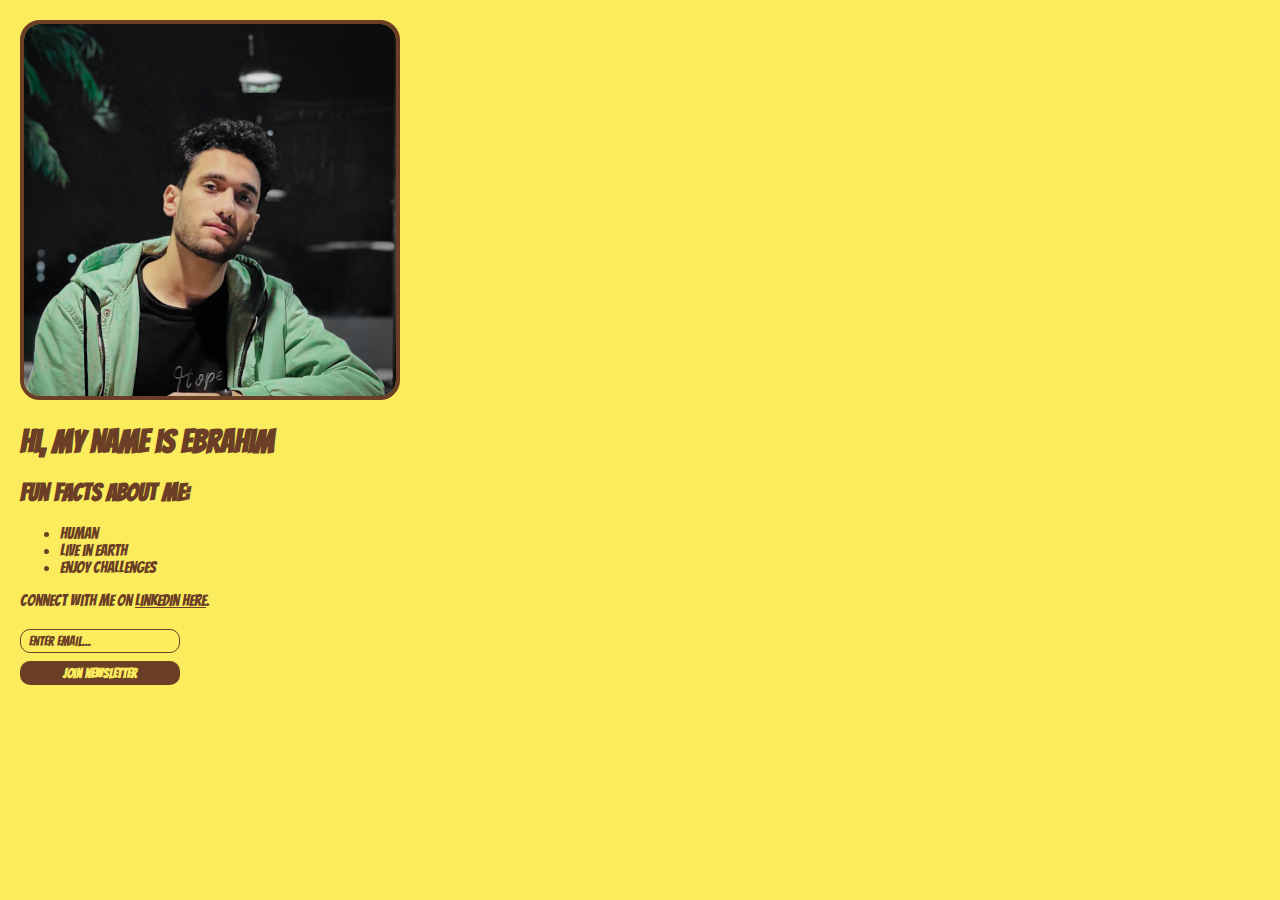
<file: week2/day1/index.html>
<!doctype html>
<html>
    <head>
        <link rel="stylesheet" href="styles.css" />
        <link href="https://fonts.googleapis.com/css2?family=Bangers&family=Black+Ops+One&family=Creepster&family=La+Belle+Aurore&family=MedievalSharp&family=Orbitron&family=Rye&display=swap" rel="stylesheet">
        <script src="index.js"></script>
    </head>
    <body>
        <!-- 
        Challenge 1:
        Write the HTML for your personal website.
        -->
        <img src="ebra.jpg">
        <h1>Hi, my name is Ebrahim</h1>
        <h2>Fun facts about me:</h2>
        <ul>
            <li>Human</li>
            <li>Live in Earth</li>
            <li>Enjoy challenges</li>
        </ul>
        <p>Connect with me on <a href="https://www.linkedin.com/in/ebrahim-elsorogy/" target="_blank">LinkedIn here</a>.</p>
        <input type="text" placeholder="Enter email...">
        <button>Join newsletter</button>
    </body>
</html>
</file>
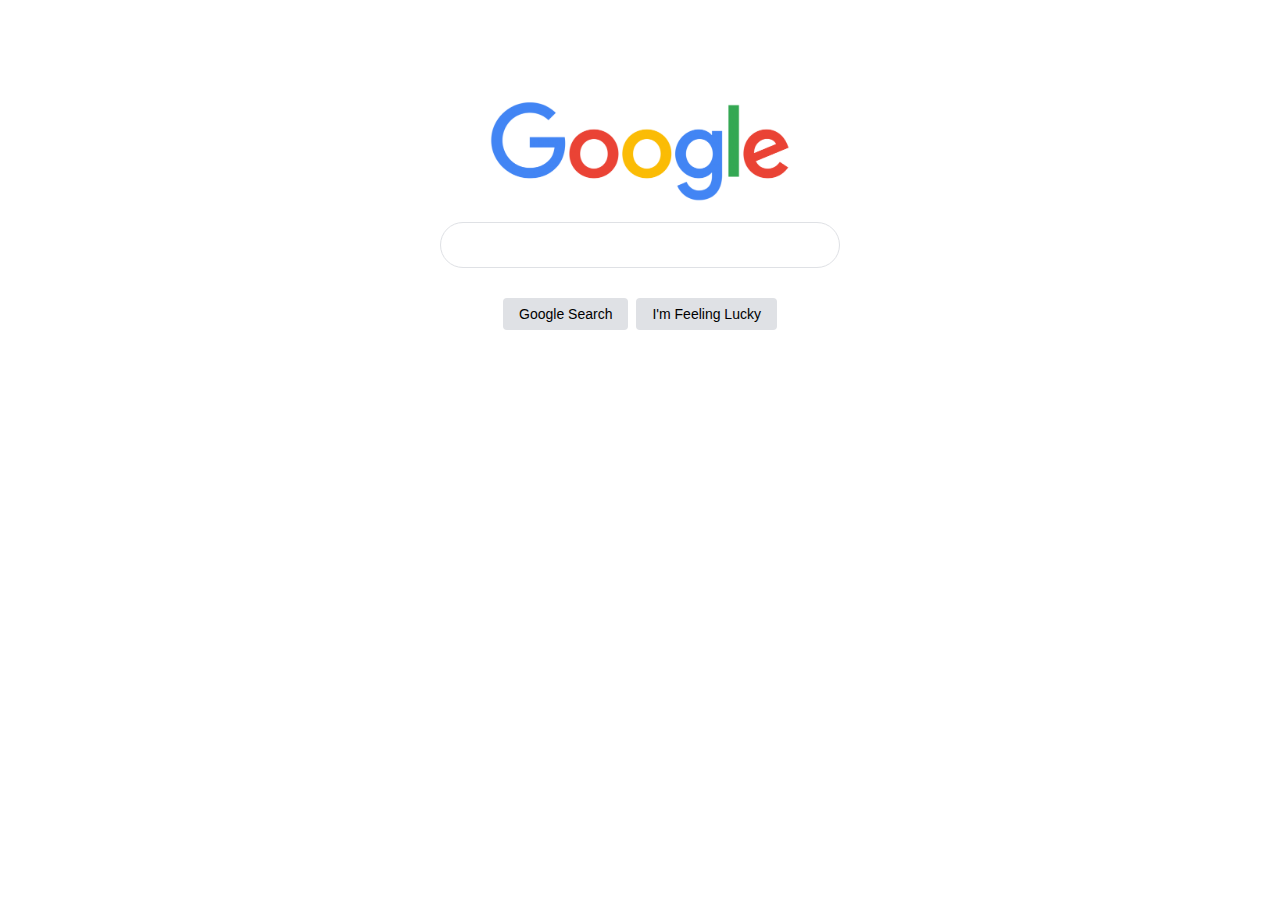
<file: week2/day2/index.html>
<html>
    <head>    
     <link rel="stylesheet" href="styles.css">
    </head>
    <body>
        <div class="main">
            <img class="logo-img" src="google.png" />
            <input class="search-input" type="text" />
            <div class="btn-wrapper">
                <button class="btn">Google Search</button>
                <button class="btn">I'm Feeling Lucky</button>
            </div>
        </div>
    </body>
</html>
</file>
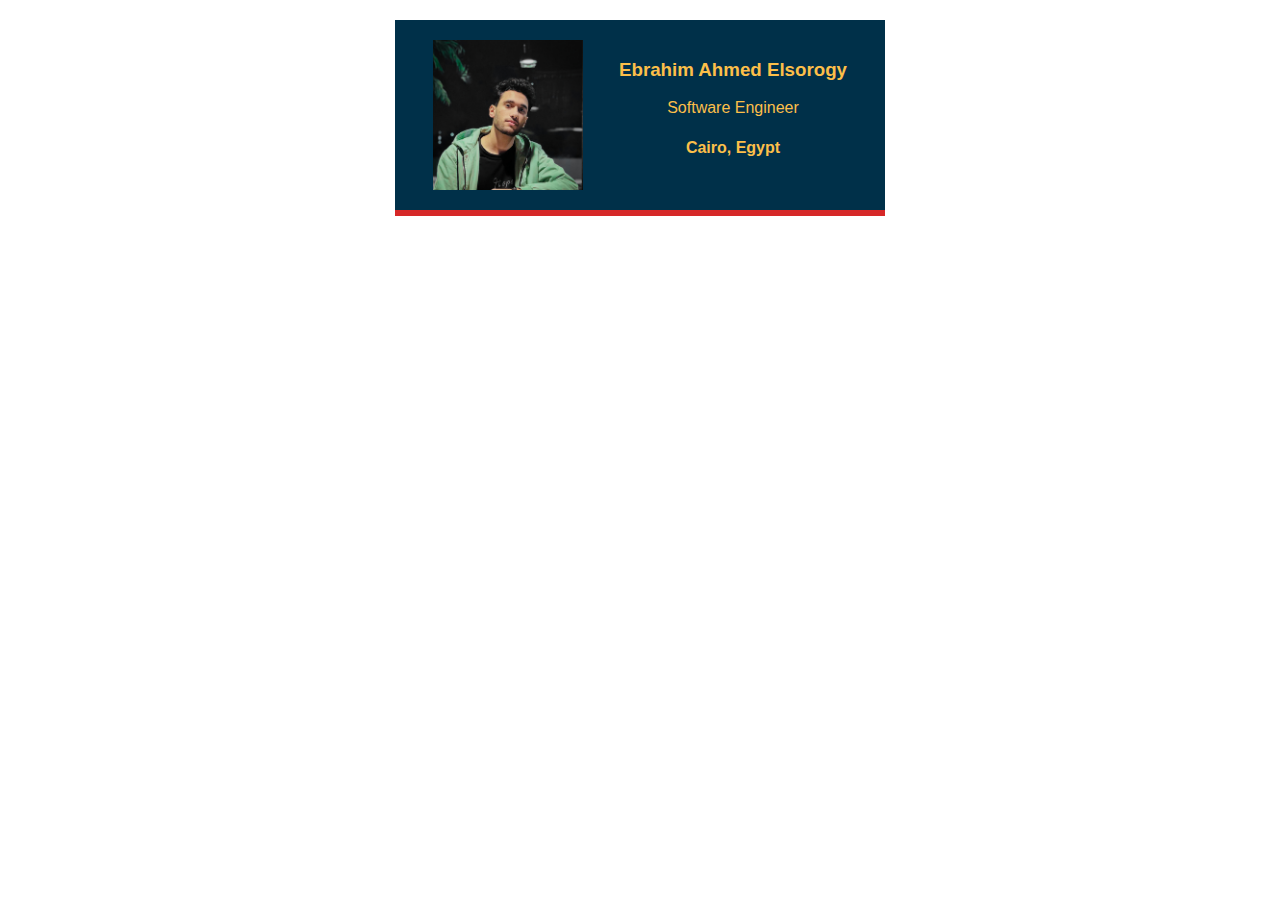
<file: week2/day3/index.html>
<html>
    <head>
        <link rel="stylesheet" href="styles.css" />
    </head>
    <body>
        <div class="card">
            <img class="card-image " src="images/ebra.jpg" alt="Picture of Ebrahim in a light green bomber jacket">

            <div class="">
                <h3 class="txt-width">Ebrahim Ahmed Elsorogy</h3>
                <p>Software Engineer</p>
                <h4>Cairo, Egypt</h4>
            </div>
        </div>
    </body>
</html>
</file>
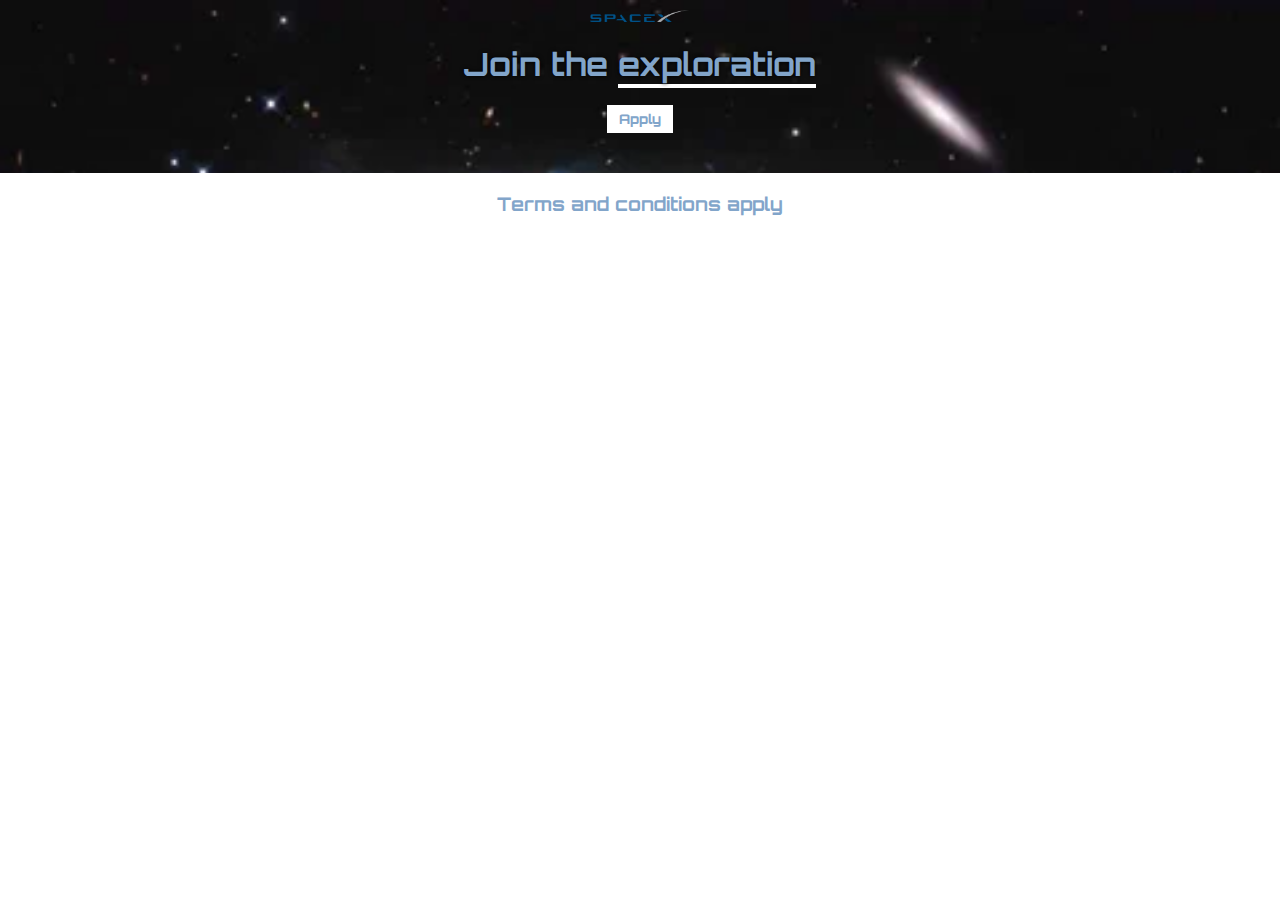
<file: week2/day4/index.html>
<html>
    <head>
        <link rel="preconnect" href="https://fonts.googleapis.com">
        <link rel="preconnect" href="https://fonts.gstatic.com" crossorigin>
        <link href="https://fonts.googleapis.com/css2?family=Orbitron:wght@400;800&display=swap" rel="stylesheet">
        <link rel="stylesheet" href="styles.css" />
    </head>
    <body>
        <div id="hero">
            <img src="images/spacex.png" id="main-logo">
            <h1 id="title">Join the <span class="underline">exploration</span></h1>
            <button class="btn">Apply</button>
        </div>
        <h3>Terms and conditions apply</h3>
    </body>
</html>
</file>
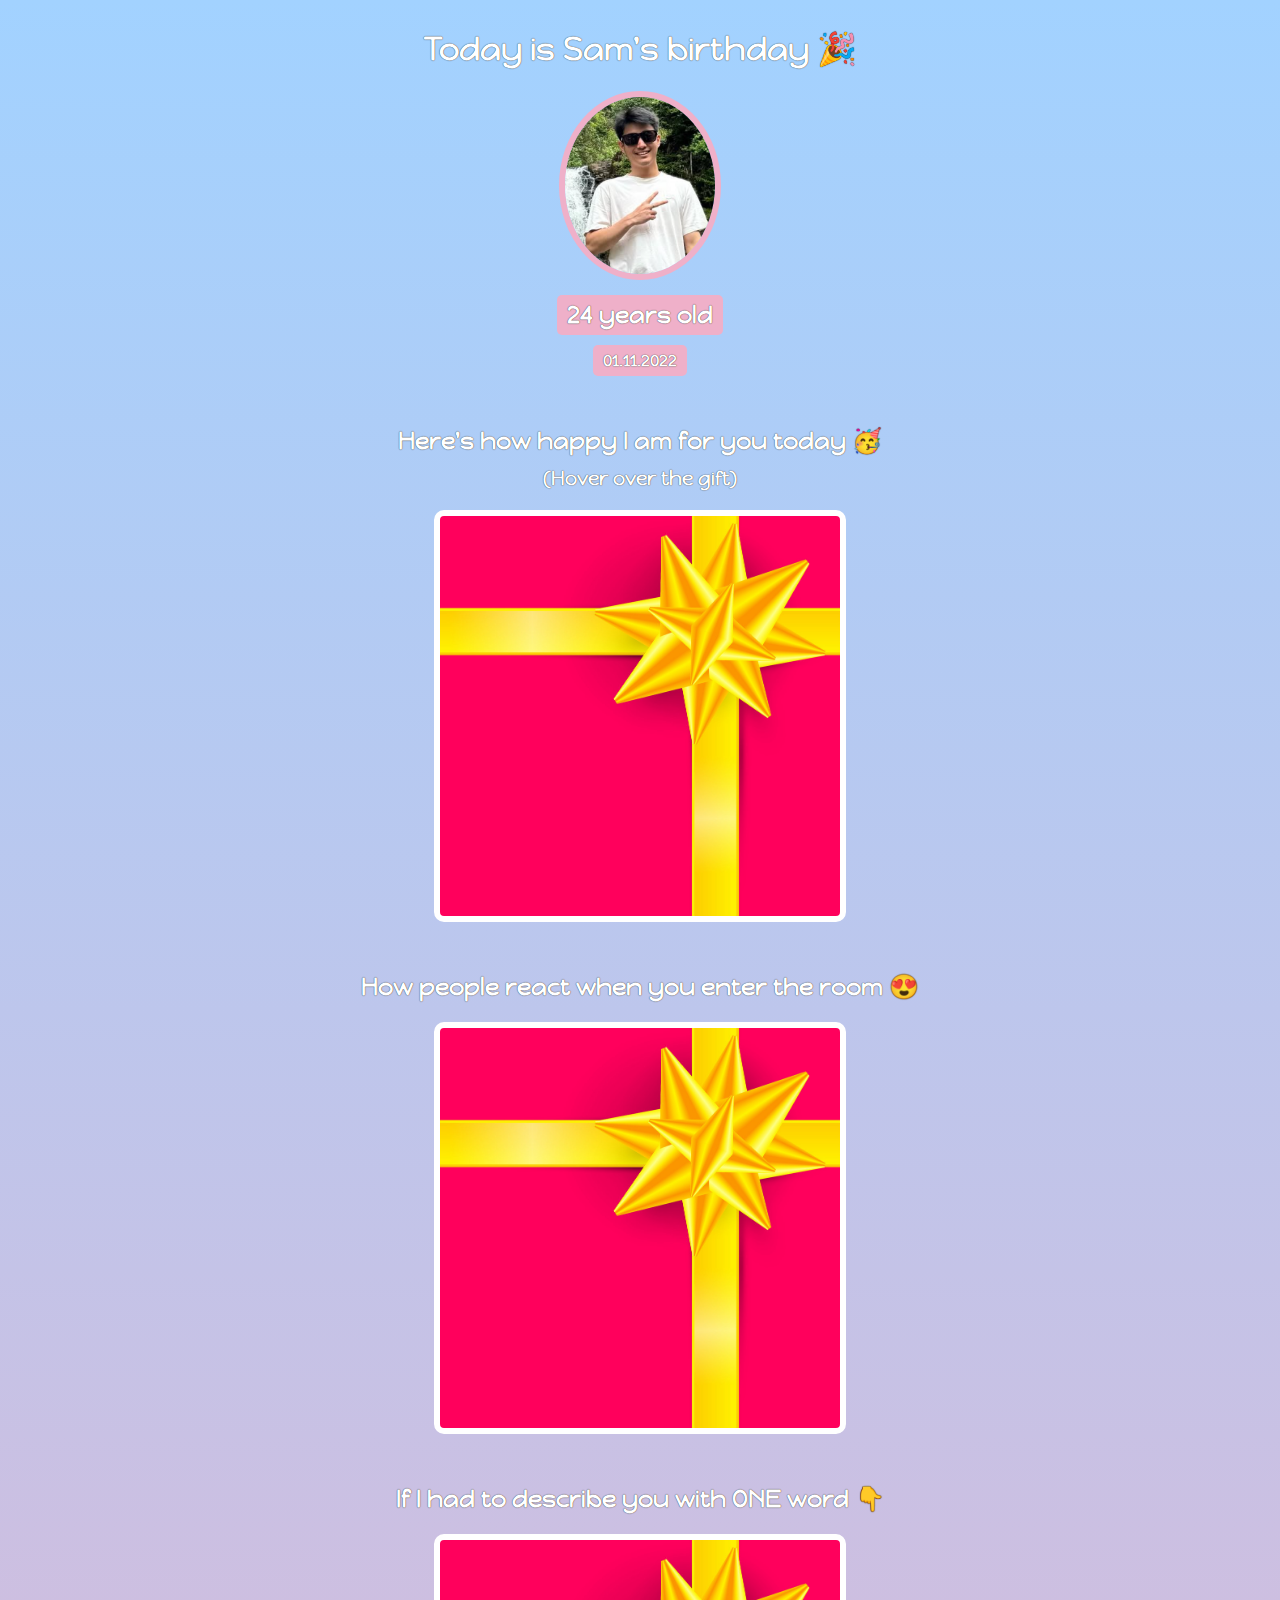
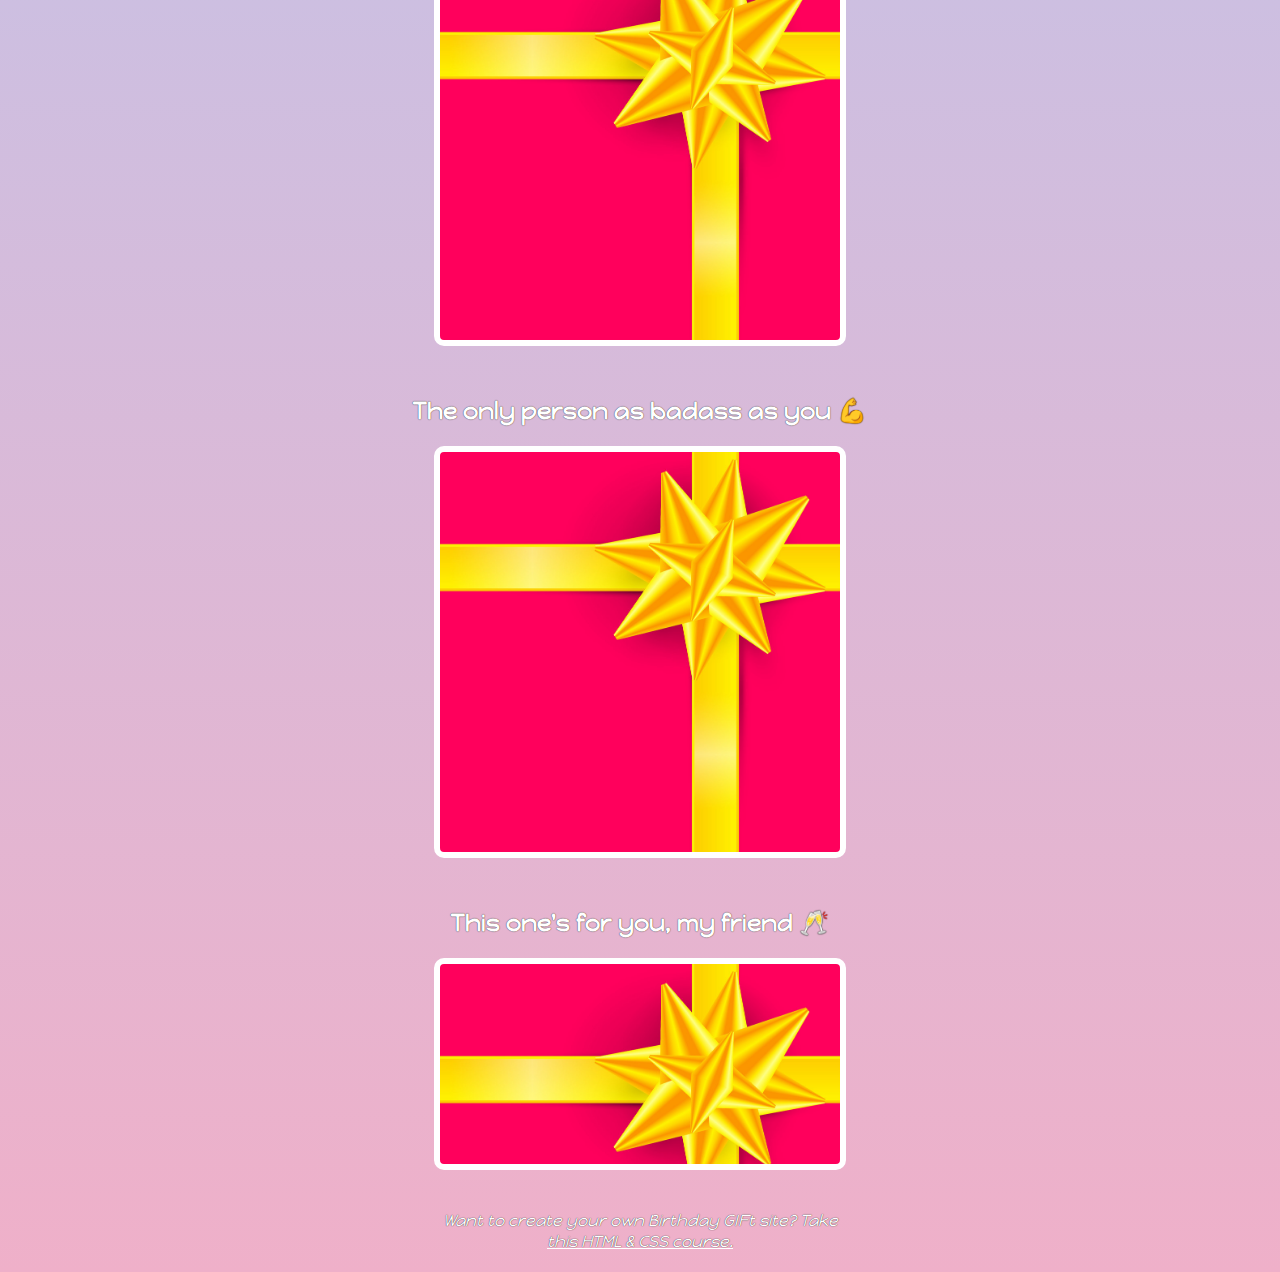
<file: week2/day5/index.html>
<html>
    <head>
        <link rel="preconnect" href="https://fonts.googleapis.com">
        <link rel="preconnect" href="https://fonts.gstatic.com" crossorigin>
        <link href="https://fonts.googleapis.com/css2?family=Happy+Monkey&display=swap" rel="stylesheet">
        <link rel="stylesheet" href="styles.css">
    </head>
    <body>
        <div id="header">
            <h1>Today is Sam's birthday 🎉</h1>
            <img id="bff-img" src="images/sam.png">
            <h2 id="bday-age">24 years old</h2>
            <h4 id="bday-date">01.11.2022</h4>
        </div>
        
        <div class="gift-section">
            <h2 class="gift-title">Here's how happy I am for you today 🥳</h2>
            <h3 class="gift-hint">(Hover over the gift)</h3>
            <div class="gift-img" id="gift-img-happy"></div>
        </div>
        
        <div class="gift-section">
            <h2 class="gift-title">How people react when you enter the room 😍</h2>
            <div class="gift-img" id="gift-img-hot"></div>
        </div>
        
        <div class="gift-section">
            <h2 class="gift-title">If I had to describe you with ONE word 👇</h2>
            <div class="gift-img" id="gift-img-genius"></div>
        </div>
        
        <div class="gift-section">
            <h2 class="gift-title">The only person as badass as you 💪</h2>
            <div class="gift-img" id="gift-img-badass"></div>
        </div>
        
         <div class="gift-section">
            <h2 class="gift-title">This one's for you, my friend 🥂</h2>
            <div class="gift-img" id="gift-img-cheers"></div>
        </div>
        
        <p id="footer">Want to create your own Birthday GIFt site? Take <a href="https://scrimba.com/learn/htmlandcss" target="_blank">this HTML & CSS course.</a></p>
        
    </body>
</html>
</file>
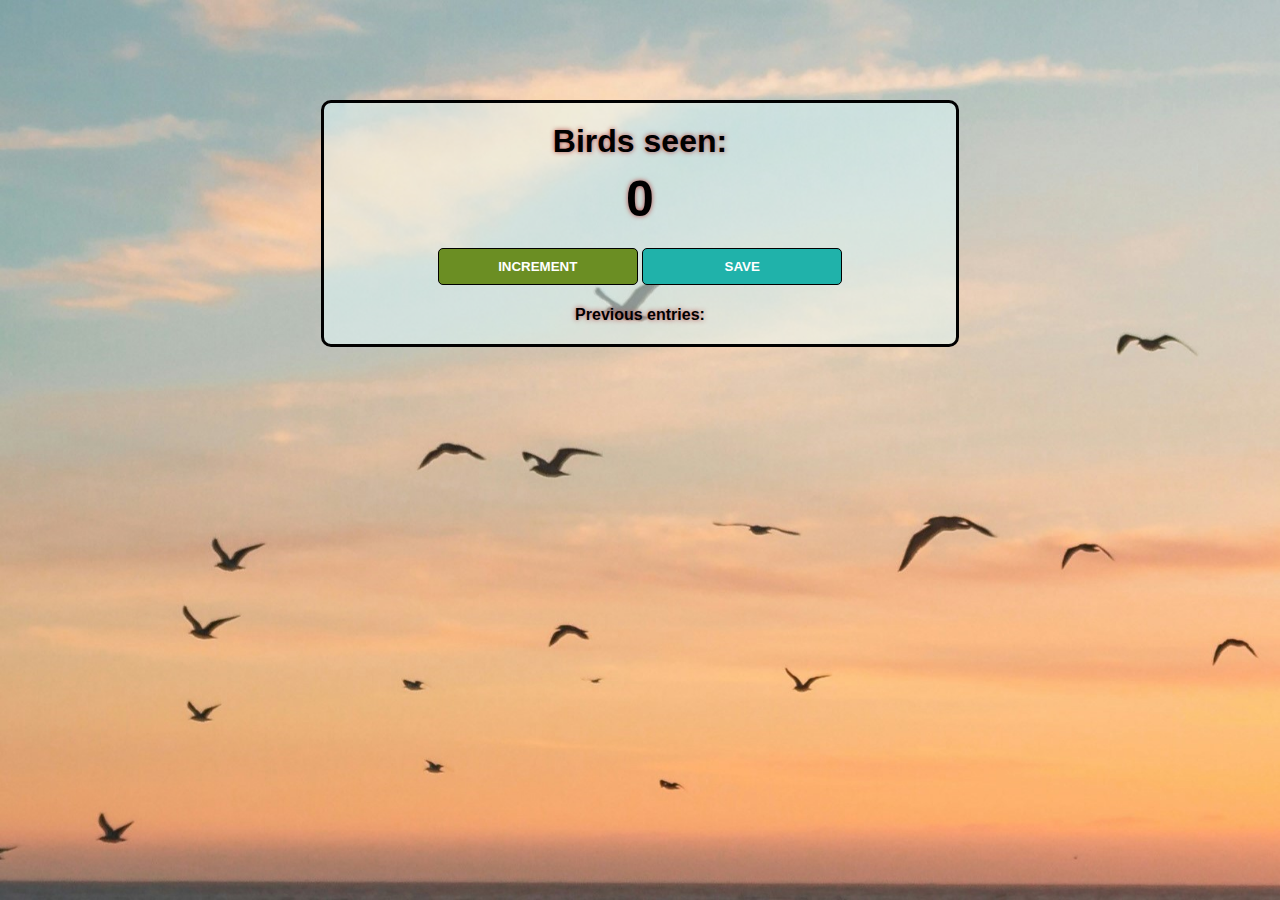
<file: week3/day1/index.html>
<html>
    <head>
        <link rel="stylesheet" href="index.css">
    </head>
    <body>
        <div class="container">
            <h1>Birds seen:</h1>
            <h2 id="count-el">0</h2>
            <button id="increment-btn" onclick="increment()">INCREMENT</button>
            <button id="save-btn" onclick="save()">SAVE</button>
            <p id="save-el">Previous entries: </p>
        </div>
            <script src="index.js">
                nnerText
            </script>
    </body>
</html>
</file>
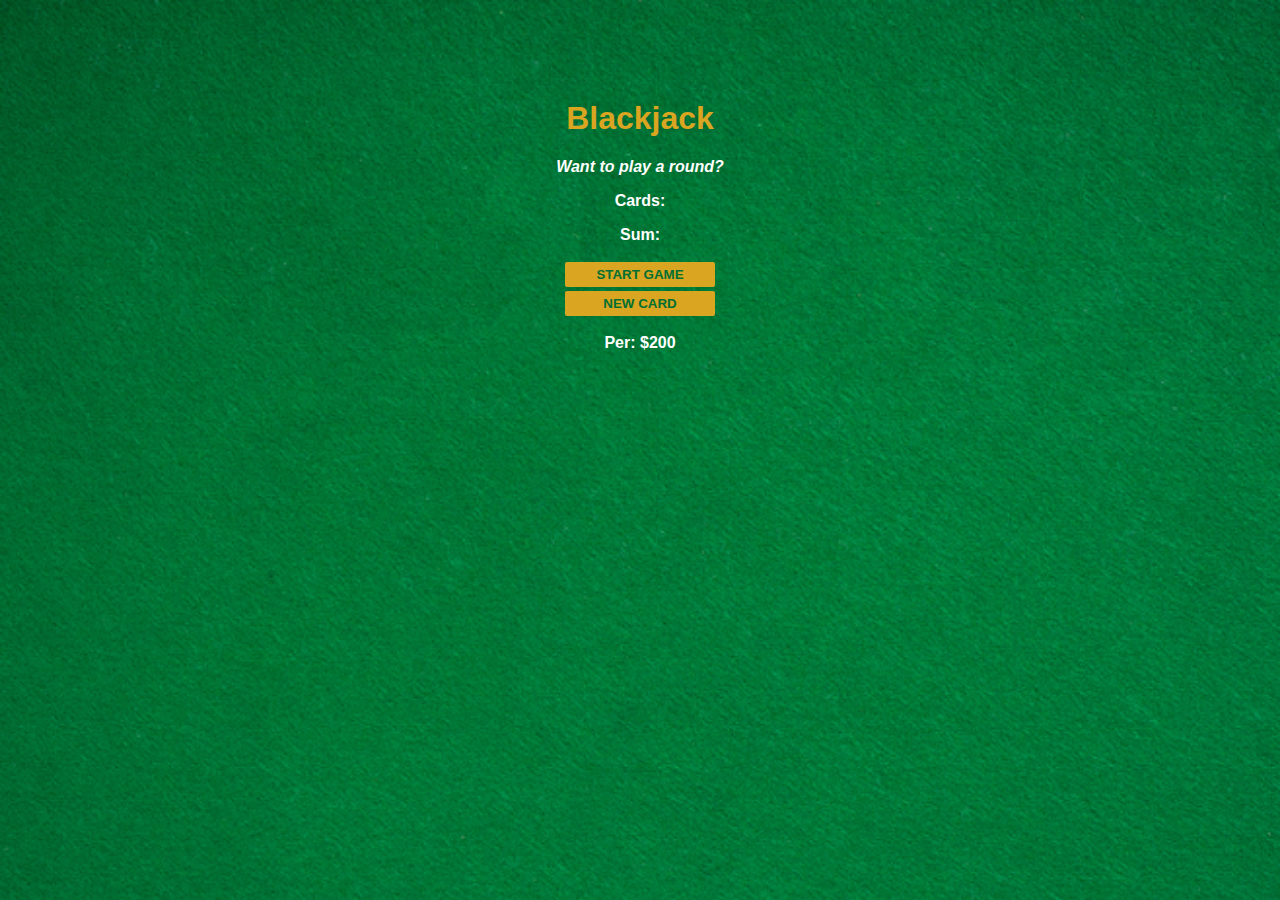
<file: week3/day2/index.html>
<html>
    <head>
        <link rel="stylesheet" href="index.css">
    </head>
    <body>
        <h1>Blackjack</h1>
        <p id="message-el">Want to play a round?</p>
        <p id="cards-el">Cards:</p>
        <p id="sum-el">Sum:</p>
        <button onclick="startGame()">START GAME</button>
        <button onclick="newCard()">NEW CARD</button>
        <p id="player-el"></p>
        <script src="index.js"></script>
    </body>
</html>
</file>
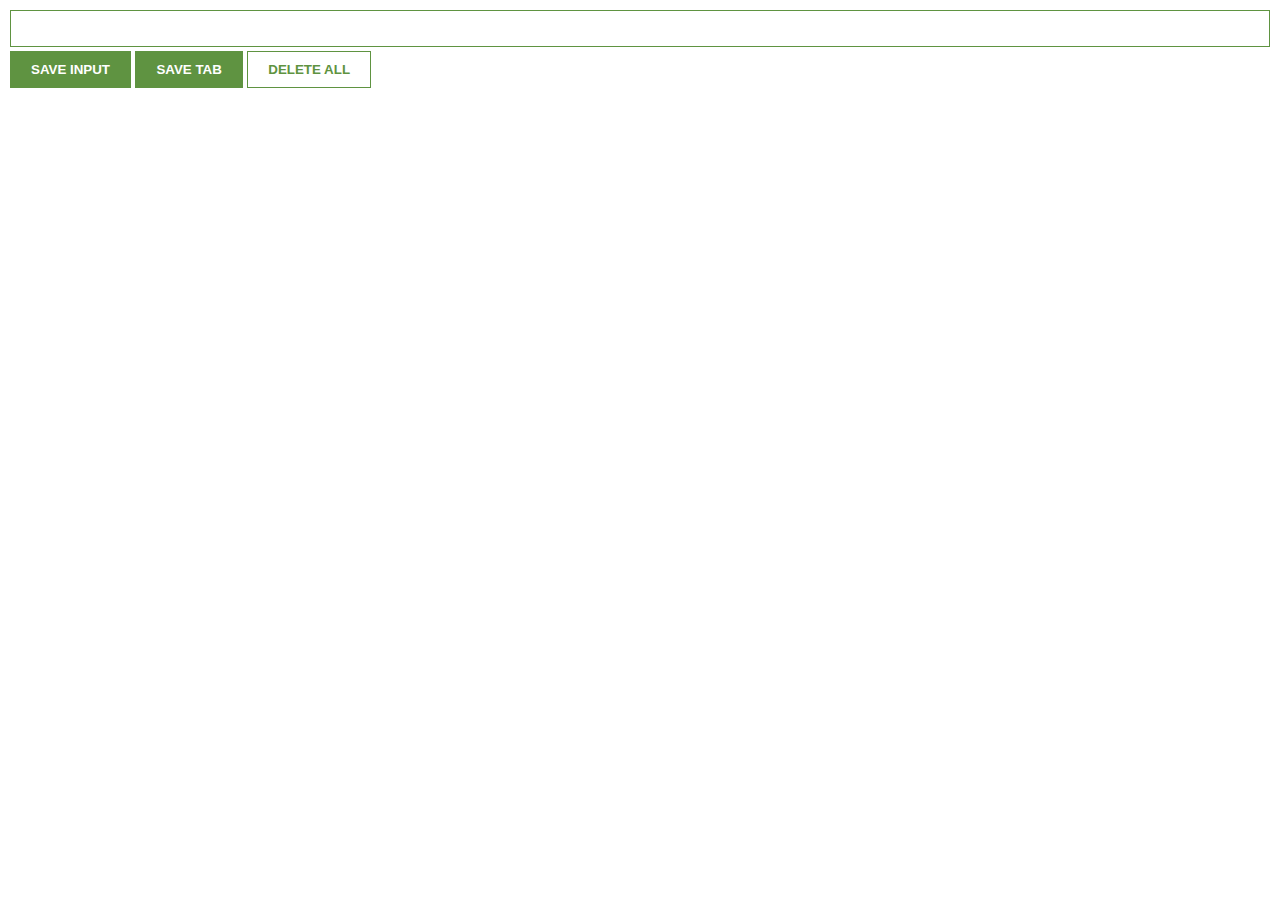
<file: week3/day3/index.html>
<html>
    <head>
        <link rel="stylesheet" href="index.css">
    </head>
    <body>
        <input type="text" id="input-el">
        <button id="input-btn">SAVE INPUT</button>
        <button id="tab-btn">SAVE TAB</button>
        <button id="delete-btn">DELETE ALL</button>
        <ul id="ul-el">
        </ul>
        <script src="index.js"></script>
    </body>
</html>
</file>
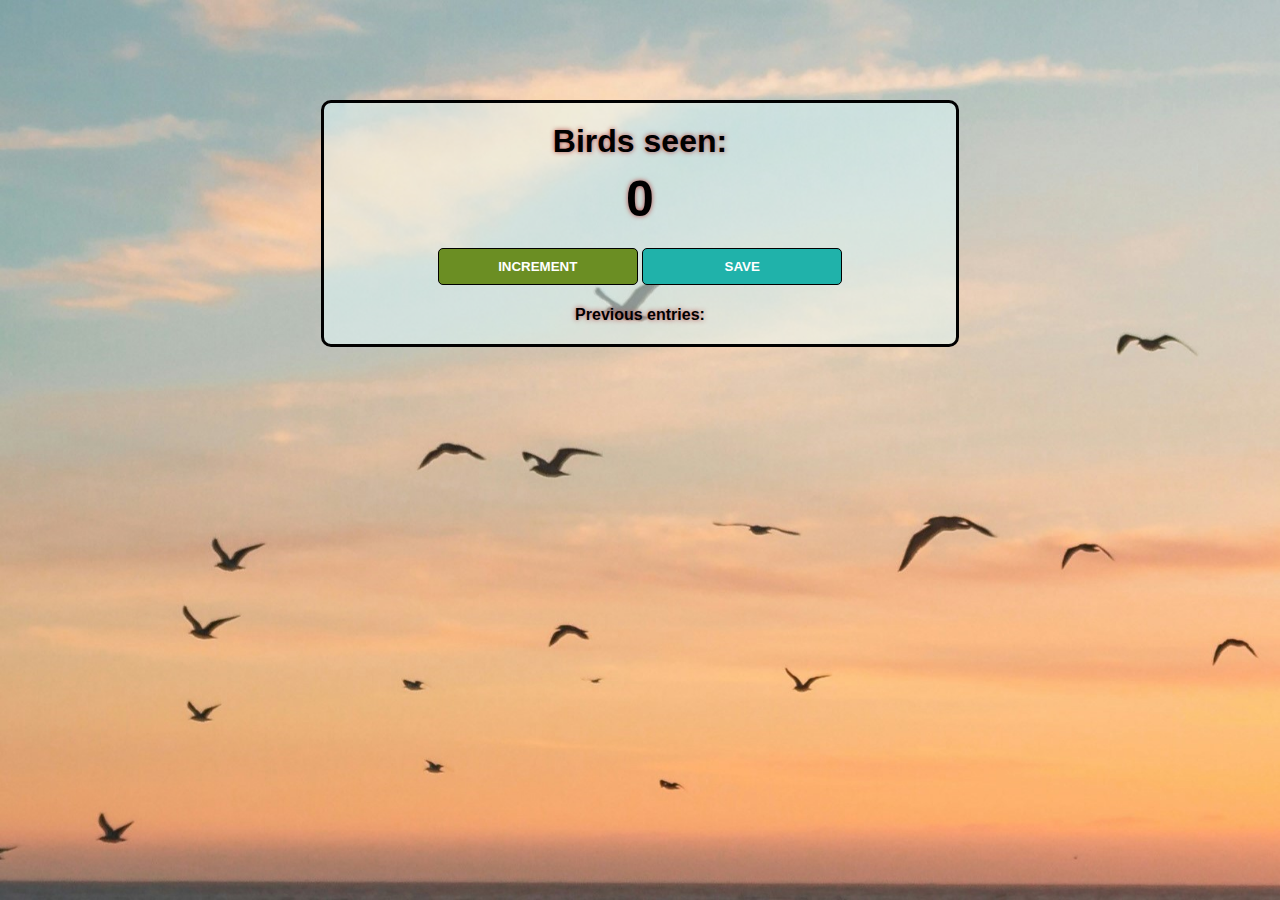
<file: week3/day1/Birds counter/index.html>
<html>
    <head>
        <link rel="stylesheet" href="index.css">
    </head>
    <body>
        <div class="container">
            <h1>Birds seen:</h1>
            <h2 id="count-el">0</h2>
            <button id="increment-btn" onclick="increment()">INCREMENT</button>
            <button id="save-btn" onclick="save()">SAVE</button>
            <p id="save-el">Previous entries: </p>
        </div>
            <script src="index.js">
                
            </script>
    </body>
</html>
</file>
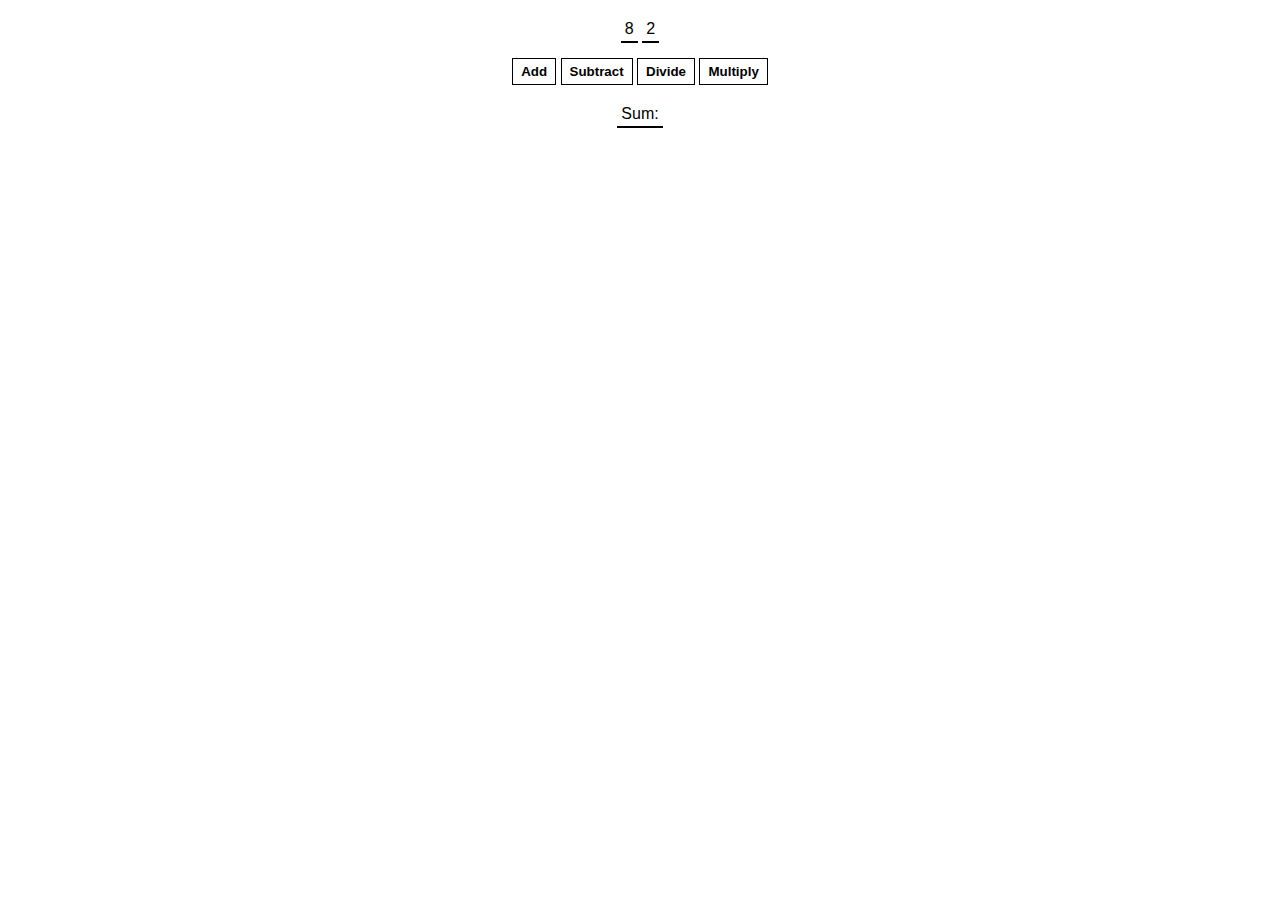
<file: week3/day1/Practice Time - Part 1/Calculator challenge/index.html>
<html>
    <head>
        <link rel="stylesheet" href="index.css">
    </head>
    <body>
        <span id="num1-el"></span>
        <span id="num2-el"></span>
        <br>
        <button onclick="add()">Add</button>
        <button onclick="subtract()">Subtract</button>
        <button onclick="divide()">Divide</button>
        <button onclick="multiply()">Multiply</button>
        <br>
        <span id="sum-el">Sum: </span>
        <script src="index.js"></script>
    </body>
</html>
</file>
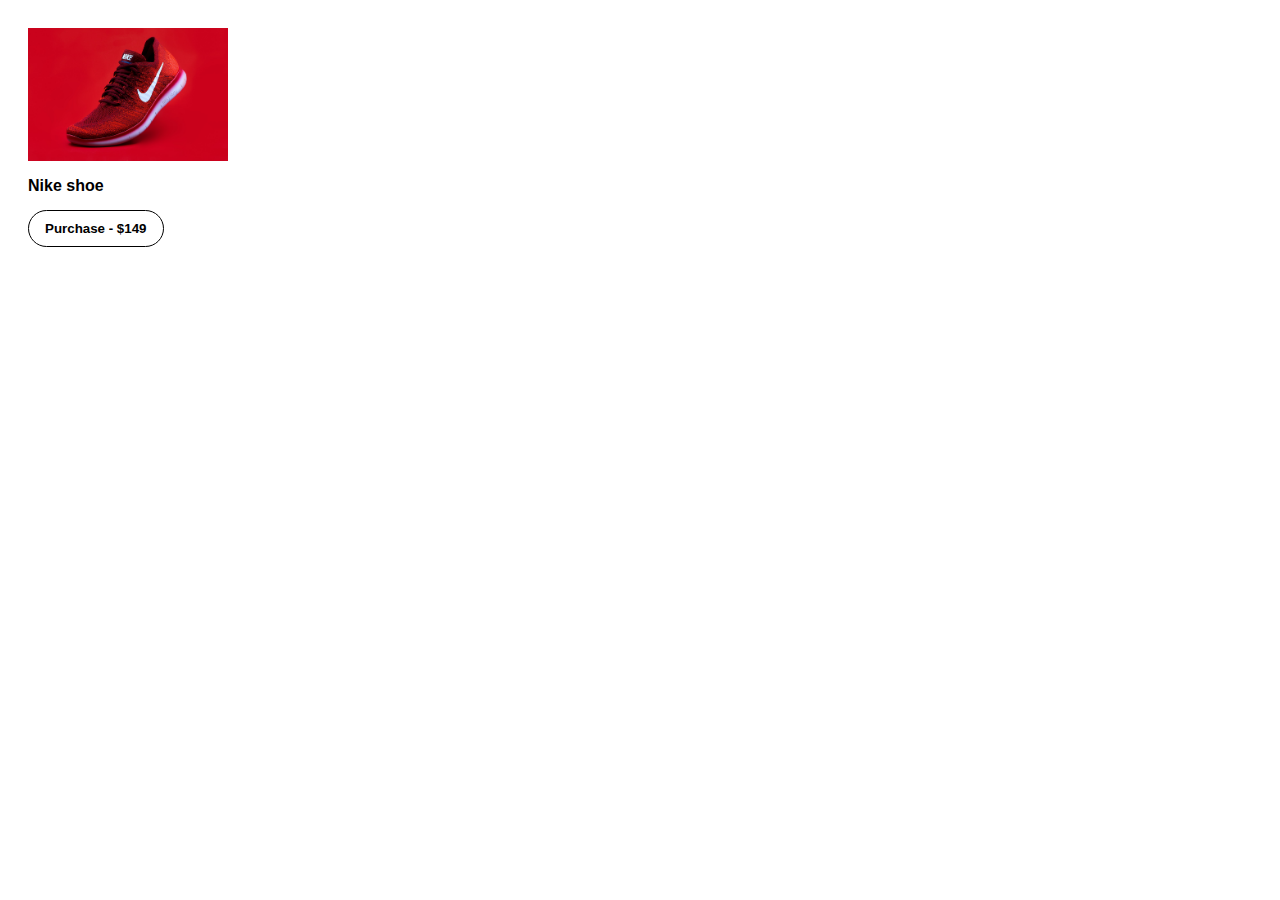
<file: week3/day1/Practice Time - Part 1/Rendering an error message/index.html>
<html>
    <head>
        <link rel="stylesheet" href="index.css">
    </head>
    <body>
        <img src="images/shoe.jpeg" alt="Nike shoe">
        <p>Nike shoe</p>
        <button onclick="purchaseError()">Purchase - $149</button>
        <p id="error"></p>
        <script src="index.js"></script>
    </body>
</html>
</file>
<file: week2/day1/styles.css>
:root {
    --superhero: 'Bangers', cursive;
    --fantasy: 'MedievalSharp', cursive;
    --space: 'Orbitron', sans-serif;
    --military: 'Black Ops One', cursive;
    --romantic: 'La Belle Aurore', cursive;
    --scary: 'Creepster', cursive;
    --cowboy: 'Rye', cursive;
    --regular: sans-serif;
    --fantasy: 'MedievalSharp', cursive;
    --font: var(--regular);
    --sharp: 0;
    --soft: 10px;
    --round: 100px;
    
    --image: var(--soft);
    
    --background: #f5f5f5;
    --text: #222222;
    
    --light: var(--background);
    --dark: var(--text);
}


body, html {
    margin: 0;
    padding: 10px;
    background: var(--background);
    color: var(--text);
    font-family: var(--font);
}

img {
    width: 30%;
    border-radius: calc(var(--image) * 2);
    border: 4px solid var(--text);
}

a {
    color: var(--text);
}

input {
    display: block;
    margin: 20px 0 0;
    width: 160px;
    box-sizing: border-box;
    padding: 4px 8px;
    border-width: 1px; 
    border-style: solid;
    border-color:  var(--text);
    color: var(--text);
    background: none;
    border-radius: var(--image);
    font-family: var(--font);
}

::placeholder {
    color: var(--text);
}

button {
    border-radius: var(--image);
    padding: 5px 10px;
    border: none;
    background: var(--text);
    color: var(--background);
    font-weight: bold;
    box-sizing: border-box;
    display: block;
    margin: 8px 0;
    cursor: pointer;
    font-family: var(--font);
    width: 160px;
}
</file>
<file: week2/day2/styles.css>
body {

}

.main {
    margin-top: 100px;
}

.search-input {
    width: 400px;
    line-height: 24px;
    display: block;
    padding: 10px 30px;
    border: 1px solid #dfe1e5;
    border-radius: 24px;
    margin-left: auto;
    margin-right: auto;
}

.logo-img {
    width: 300px;
    display: block;
    margin-bottom: 20px;
    margin-left: auto;
    margin-right: auto;
}

.btn {
    margin-top: 30px;
    background-color: #dfe1e5;
    padding: 8px 16px;
    font-size: 14px;
    border: none;
    border-radius: 4px;
    margin-left: 4px;
    margin-right: 4px;
}

.btn-wrapper {
    display: flex;
    justify-content: center;
}
</file>
<file: week2/day3/styles.css>
body {
    margin: 20px;
    font-family: Verdana, Geneva, Tahoma, sans-serif;
}

.card-image {
    width: 150px;
    height: 150px;
}

.card {
    padding: 20px;
    display: flex;
    justify-content: space-around;
    width: 450px;
    margin: 0 auto;
    text-align: center;
    background: #003049;
    border-bottom: 6px solid #d62828;
    color: #fcbf49;
}
</file>
<file: week2/day4/styles.css>
body {
    margin: 0;
    color: #82a5ca;
    text-align: center;
    font-family: 'Orbitron', sans-serif;
}

#hero {
    background-image: url("images/galaxy.webp");
    background-size: cover;
    padding: 10px 0 40px 0;
}

#main-logo {
    width: 100px;
}

#title {
    text-shadow: 0px 0px 4px black;
}

.btn {
    padding: 6px 12px;
    background: white;
    border: none;
    font-family: 'Orbitron', sans-serif;
    color: #82a5ca;
    font-weight: 800;
}

.underline {
    border-bottom: 4px solid white;
}
</file>
<file: week2/day5/styles.css>
body {
    text-align: center;
    font-family: 'Happy Monkey', cursive;
    background: linear-gradient(#a2d2ff, #EFB0C9);
    color: #ffffff;
}

h1, h2, h3, h4, p {
    text-shadow: 0 0 1px black;
}

#bff-img {
    width: 150px;
    border-radius: 50%;
    border: 6px solid #EFB0C9;
    margin-bottom: 10px;
}

#bday-age {
    background: #EFB0C9;
    padding: 5px 10px;
    border-radius: 5px;
    margin: 5px 0 10px 0;
}

#bday-date {
    margin: 0;
    background: #EFB0C9;
    padding: 5px 10px;
    border-radius: 5px;
}

#header {
    display: flex;
    flex-direction: column;
    align-items: center;
}

.gift-section {
    margin-top: 50px;
}

.gift-title {
    margin-bottom: 10px;
}

.gift-hint {
    margin-top: 0;
}

#gift-img-cheers {
    height: 200px;
}

.gift-img {
    margin: 20px auto;
    max-width: 400px;
    height: 400px;
    border: 6px solid white;
    border-radius: 10px;
    background-image: url("images/gift-cover.jpg");
    background-size: cover;
}

#gift-img-happy:hover {
    background-image: url("images/happy.gif");
}

#gift-img-hot:hover {
    background-image: url("images/hot.gif");
}

#gift-img-genius:hover {
    background-image: url("images/genius.gif");
}

#gift-img-badass:hover {
    background-image: url("images/badass.gif");
}

#gift-img-cheers:hover {
    background-image: url("images/cheers.gif");
}

#footer {
    font-style: italic;
    width: 400px;
    margin: 40px auto 20px;
}

a {
    color: white;
}

/* 
Add the footer paragraph according to the design. 
Configure the anchor tag to open the link in a new tab.
Forgotten how to do it? Google it! 

Link: 
https://scrimba.com/learn/htmlandcss

Text:
Want to create your own Birthday GIFt site? Take this HTML & CSS course.
*/
</file>
<file: week3/day1/index.css>
body {
    background-image: url("birds.jpg");
    background-size: cover;
    font-family: 'Open Sans', sans-serif;
    font-weight: bold;
    text-align: center;
    text-shadow: 0 0 5px rgb(177, 73, 73);
}

h1 {
    margin-top: 20px;
    margin-bottom: 10px;
}

h2 {
    font-size: 50px;
    margin-top: 0;
    margin-bottom: 20px;
}

button {
    border: 1px solid black;
    padding-top: 10px;
    padding-bottom: 10px;
    color: white;
    font-weight: bold;
    width: 200px;
    margin-bottom: 5px;
    border-radius: 5px;
}

#increment-btn {
    background: olivedrab;
}

#save-btn {
    background: lightseagreen;
}

.container {
    background: rgb(230, 255, 255, 0.5);
    max-width: 50%;
    margin: 100px auto;
    border: 3px solid black;
    border-radius: 10px;
}

#save-el {
    margin-bottom: 20px;
}
</file>
<file: week3/day2/index.css>
body {
    font-family: 'Trebuchet MS', 'Lucida Sans Unicode', 'Lucida Grande', Arial, sans-serif;
    background-image: url("images/table.png");
    background-size: cover;
    font-weight: bold;
    color: white;
    text-align: center;
    width: 300px;
    margin: 100px auto;
}

h1 {
    color: goldenrod;
}

#message-el {
    font-style: italic;
}

button {
    color: #016f32;
    width: 150px;
    background: goldenrod;
    padding-top: 5px;
    padding-bottom: 5px;
    font-weight: bold;
    border: none;
    border-radius: 2px;
    margin-bottom: 2px;
    margin-top: 2px;
}
</file>
<file: week3/day3/index.css>
body {
    margin: 0;
    padding: 10px;
    font-family: Arial, Helvetica, sans-serif;
    min-width: 400px;
}

input {
    width: 100%;
    padding: 10px;
    box-sizing: border-box;
    border: 1px solid #5f9341;
    margin-bottom: 4px;
}

button {
    background: #5f9341;
    color: white;
    padding: 10px 20px;
    border: 1px solid #5f9341;
    font-weight: bold;
}

#delete-btn {
    background: white;
    color: #5f9341;
}

ul {
    margin-top: 20px;
    list-style: none;
    padding-left: 0;
}

li {
    margin-top: 5px;
}

a {
    color: #5f9341;
}
</file>
<file: week3/day1/Birds counter/index.css>
body {
    background-image: url("birds.jpg");
    background-size: cover;
    font-family: 'Open Sans', sans-serif;
    font-weight: bold;
    text-align: center;
    text-shadow: 0 0 5px rgb(177, 73, 73);
}

h1 {
    margin-top: 20px;
    margin-bottom: 10px;
}

h2 {
    font-size: 50px;
    margin-top: 0;
    margin-bottom: 20px;
}

button {
    border: 1px solid black;
    padding-top: 10px;
    padding-bottom: 10px;
    color: white;
    font-weight: bold;
    width: 200px;
    margin-bottom: 5px;
    border-radius: 5px;
}

#increment-btn {
    background: olivedrab;
}

#save-btn {
    background: lightseagreen;
}

.container {
    background: rgb(230, 255, 255, 0.5);
    max-width: 50%;
    margin: 100px auto;
    border: 3px solid black;
    border-radius: 10px;
}

#save-el {
    margin-bottom: 20px;
}
</file>
<file: week3/day1/Practice Time - Part 1/Calculator challenge/index.css>
body {
    font-family: Arial, Helvetica, sans-serif;
    padding: 20px 0;
    margin: 0;
    text-align: center;
}

span {
    border-bottom: 2px solid black;
    padding: 4px;
}

button {
    margin: 20px 0;
    background: white;
    color: black;
    border: 1px solid black;
    font-weight: bold;
    cursor: pointer;
    padding: 5px 8px;
}
</file>
<file: week3/day1/Practice Time - Part 1/Rendering an error message/index.css>
body {
    background: white;
    font-family: Arial, Helvetica, sans-serif;
    padding: 20px;
}

img {
    width: 200px;
    display: block;
}
p {
    font-weight: 600;
    margin-bottom: 5px;
}
button {
    background: white;
    color: black;
    margin-top: 10px;
    border: 1px solid black;
    padding: 10px 16px;
    font-weight: bold;
    cursor: pointer;
    border-radius: 20px;
}

#error {
    color: red;
    font-weight: 200;
}
</file>
